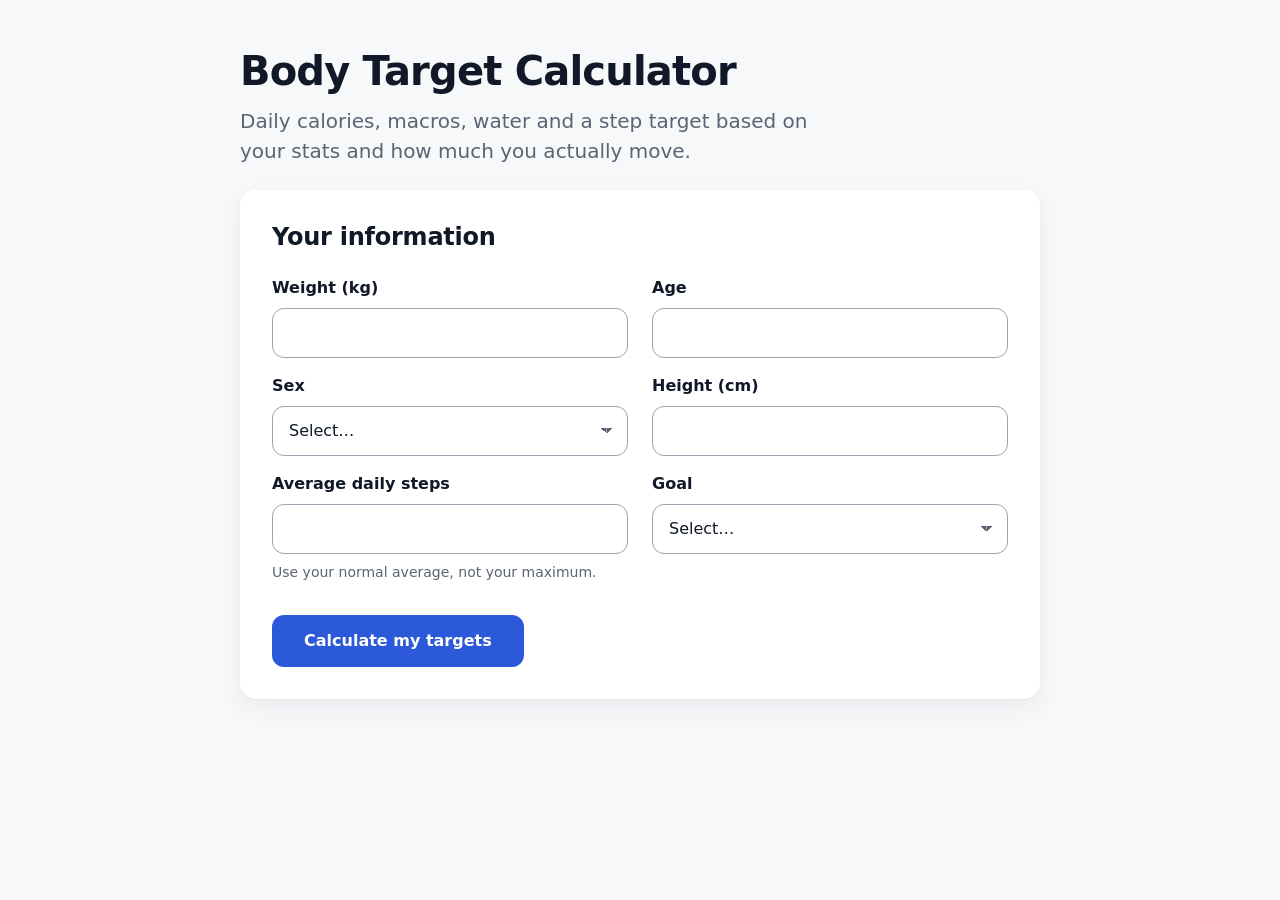
<file: Astra/index.html>
<!DOCTYPE html>
<html lang="en">
<head>
  <meta charset="utf-8">
  <meta name="viewport" content="width=device-width, initial-scale=1">
  <meta name="color-scheme" content="light dark">
  <meta name="description" content="Estimate your daily calories, macros, water and step target from your body stats and daily activity.">
  <title>Body Target Calculator</title>
  <link rel="stylesheet" href="style.css">
</head>
<body>
  <header class="page-header">
    <h1>Body Target Calculator</h1>
    <p class="lede">Daily calories, macros, water and a step target based on your stats and how much you actually move.</p>
  </header>

  <main class="page">
    <section class="card" aria-labelledby="form-title">
      <h2 id="form-title">Your information</h2>

      <form id="calc-form" novalidate>
        <div class="field-grid">
          <div class="field">
            <label for="weight">Weight (kg)</label>
            <input id="weight" name="weight" type="number" inputmode="decimal"
                   min="30" max="300" step="0.1" required
                   aria-describedby="weight-error">
            <p class="error" id="weight-error" aria-live="polite"></p>
          </div>

          <div class="field">
            <label for="age">Age</label>
            <input id="age" name="age" type="number" inputmode="numeric"
                   min="14" max="90" step="1" required
                   aria-describedby="age-error">
            <p class="error" id="age-error" aria-live="polite"></p>
          </div>

          <div class="field">
            <label for="sex">Sex</label>
            <select id="sex" name="sex" required aria-describedby="sex-error">
              <option value="" selected disabled>Select…</option>
              <option value="male">Male</option>
              <option value="female">Female</option>
            </select>
            <p class="error" id="sex-error" aria-live="polite"></p>
          </div>

          <div class="field">
            <label for="height">Height (cm)</label>
            <input id="height" name="height" type="number" inputmode="decimal"
                   min="120" max="230" step="0.5" required
                   aria-describedby="height-error">
            <p class="error" id="height-error" aria-live="polite"></p>
          </div>

          <div class="field">
            <label for="steps">Average daily steps</label>
            <input id="steps" name="steps" type="number" inputmode="numeric"
                   min="0" max="40000" step="1" required
                   aria-describedby="steps-help steps-error">
            <p class="help" id="steps-help">Use your normal average, not your maximum.</p>
            <p class="error" id="steps-error" aria-live="polite"></p>
          </div>

          <div class="field">
            <label for="goal">Goal</label>
            <select id="goal" name="goal" required aria-describedby="goal-error">
              <option value="" selected disabled>Select…</option>
              <option value="cut">Fat loss + muscle preservation</option>
              <option value="maintain">Maintain</option>
              <option value="gain">Lean muscle gain</option>
            </select>
            <p class="error" id="goal-error" aria-live="polite"></p>
          </div>
        </div>

        <button type="submit" class="btn btn-primary">Calculate my targets</button>
      </form>
    </section>

    <section id="results" class="results" aria-labelledby="results-title" tabindex="-1" hidden>
      <h2 id="results-title">Your daily targets</h2>

      <ul class="result-grid">
        <li class="card result-card">
          <h3 class="result-label">Calories</h3>
          <p class="result-value"><span id="out-calories">–</span> <span class="unit">kcal</span></p>
          <p class="help" id="out-calories-note"></p>
        </li>
        <li class="card result-card">
          <h3 class="result-label">Protein</h3>
          <p class="result-value"><span id="out-protein">–</span> <span class="unit">g</span></p>
          <p class="help" id="out-protein-note"></p>
        </li>
        <li class="card result-card">
          <h3 class="result-label">Carbs</h3>
          <p class="result-value"><span id="out-carbs">–</span> <span class="unit">g</span></p>
          <p class="help">Fills the remaining calories</p>
        </li>
        <li class="card result-card">
          <h3 class="result-label">Fat</h3>
          <p class="result-value"><span id="out-fat">–</span> <span class="unit">g</span></p>
          <p class="help">25% of calories</p>
        </li>
        <li class="card result-card">
          <h3 class="result-label">Water</h3>
          <p class="result-value"><span id="out-water">–</span> <span class="unit">L</span></p>
          <p class="help">Adjusted for your activity</p>
        </li>
        <li class="card result-card">
          <h3 class="result-label">Step target</h3>
          <p class="result-value"><span id="out-steps">–</span> <span class="unit">steps</span></p>
          <p class="help" id="out-steps-note"></p>
        </li>
      </ul>

      <p class="summary card" id="out-summary"></p>

      <p class="disclaimer">Estimates only, based on population averages. Adjust after 2–3 weeks based on how your weight actually trends.</p>

      <button type="button" id="recalc" class="btn btn-secondary">Recalculate</button>
    </section>
  </main>

  <script src="app.js"></script>
</body>
</html>
</file>
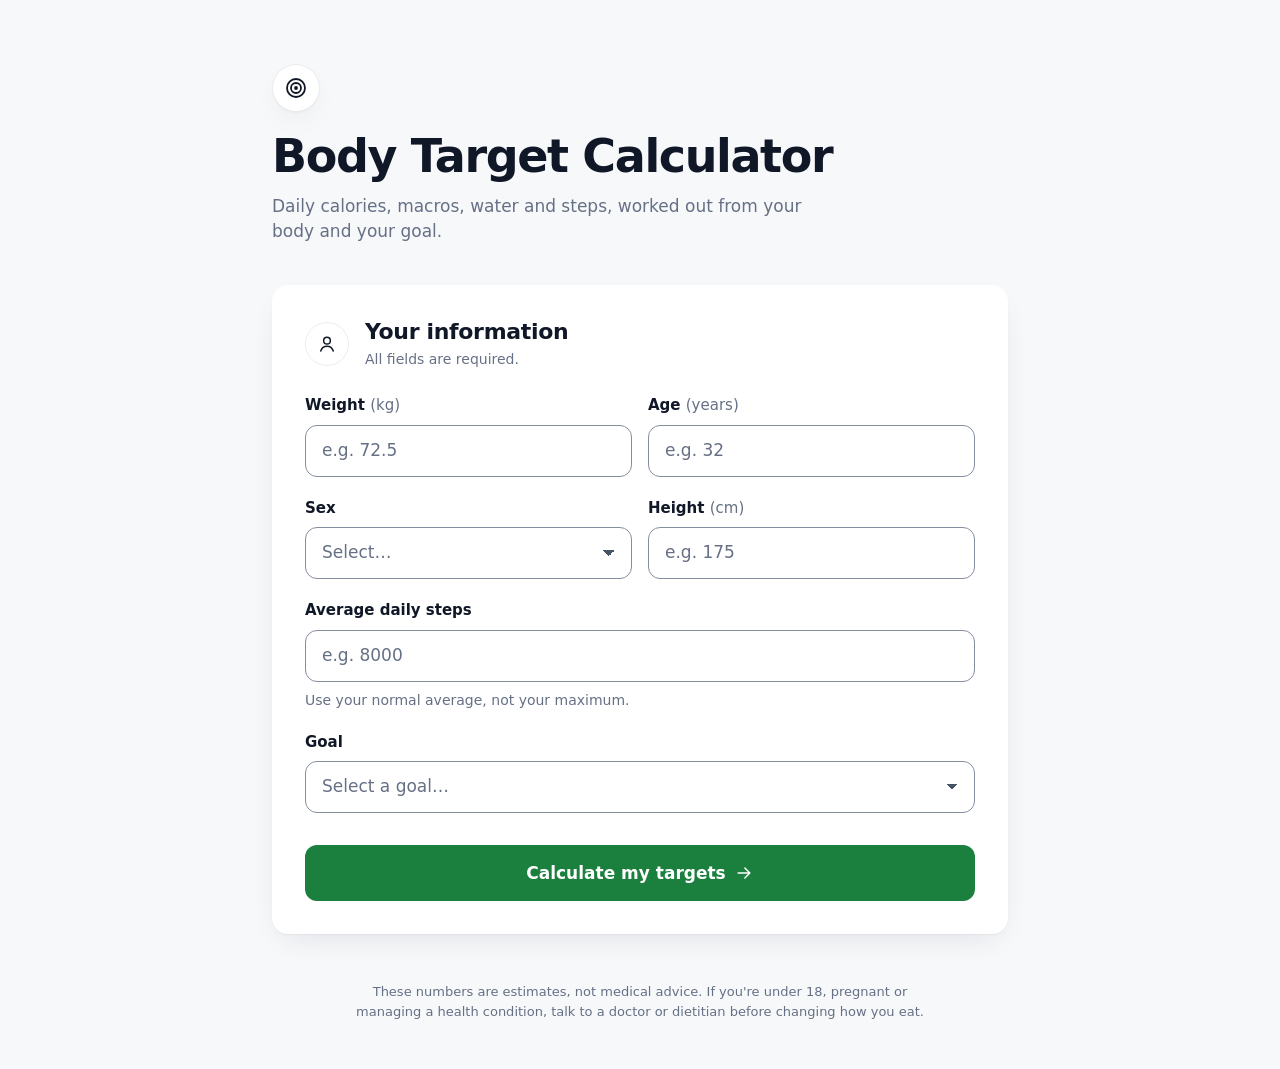
<file: claude/index.html>
<!DOCTYPE html>
<html lang="en">
<head>
  <meta charset="utf-8">
  <meta name="viewport" content="width=device-width, initial-scale=1">
  <meta name="description" content="Work out your daily calories, protein, carbs, fat, water and step target from your body and your goal.">
  <meta name="color-scheme" content="light dark">
  <meta name="theme-color" content="#f7f8fa" media="(prefers-color-scheme: light)">
  <meta name="theme-color" content="#0e1014" media="(prefers-color-scheme: dark)">
  <title>Body Target Calculator</title>
  <link rel="icon" href="data:image/svg+xml,%3Csvg xmlns='http://www.w3.org/2000/svg' viewBox='0 0 24 24' fill='none' stroke='%231b7f3e' stroke-width='2.5'%3E%3Ccircle cx='12' cy='12' r='9'/%3E%3Ccircle cx='12' cy='12' r='4'/%3E%3C/svg%3E">
  <link rel="stylesheet" href="style.css">
  <script src="app.js" defer></script>
</head>
<body>
  <!-- Icon sprite: each icon is drawn once here and reused with <use href="#…">. -->
  <svg class="sprite" aria-hidden="true">
    <symbol id="i-target" viewBox="0 0 24 24"><circle cx="12" cy="12" r="9"/><circle cx="12" cy="12" r="5"/><circle cx="12" cy="12" r="1"/></symbol>
    <symbol id="i-user" viewBox="0 0 24 24"><circle cx="12" cy="8" r="4"/><path d="M4.5 20.5c1.2-3.8 4.2-5.8 7.5-5.8s6.3 2 7.5 5.8"/></symbol>
    <symbol id="i-flag" viewBox="0 0 24 24"><path d="M5 21V4"/><path d="M5 4h12.5L15 8.5l2.5 4.5H5"/></symbol>
    <symbol id="i-arrow-right" viewBox="0 0 24 24"><path d="M5 12h14M13 6l6 6-6 6"/></symbol>
    <symbol id="i-flame" viewBox="0 0 24 24"><path d="M12 2.5c1.5 3.5 6.5 6.5 6.5 11.5a6.5 6.5 0 0 1-13 0c0-2.4 1.1-4.2 2.6-5.6.2 1.6.9 2.9 2.2 3.6C10.2 8.6 10.6 5.2 12 2.5Z"/></symbol>
    <symbol id="i-dumbbell" viewBox="0 0 24 24"><rect x="5" y="6.5" width="3" height="11" rx="1"/><rect x="16" y="6.5" width="3" height="11" rx="1"/><path d="M2.5 10v4M21.5 10v4M8 12h8"/></symbol>
    <symbol id="i-bread" viewBox="0 0 24 24"><path d="M6 20v-8.8A4 4 0 0 1 8 4h8a4 4 0 0 1 2 7.2V20a1 1 0 0 1-1 1H7a1 1 0 0 1-1-1Z"/></symbol>
    <symbol id="i-avocado" viewBox="0 0 24 24"><path d="M12 2.5c-2.6 0-4 2.8-4.6 5.4C6.6 11.1 5 12.9 5 15.8A6.2 6.2 0 0 0 11.2 22h1.6a6.2 6.2 0 0 0 6.2-6.2c0-2.9-1.6-4.7-2.4-7.9C16 5.3 14.6 2.5 12 2.5Z"/><circle cx="12" cy="15.5" r="2.6"/></symbol>
    <symbol id="i-droplet" viewBox="0 0 24 24"><path d="M12 3c-2.9 3.3-6.2 7.3-6.2 11.1a6.2 6.2 0 0 0 12.4 0C18.2 10.3 14.9 6.3 12 3Z"/></symbol>
    <symbol id="i-route" viewBox="0 0 24 24"><circle cx="6" cy="18.5" r="2.5"/><circle cx="18" cy="5.5" r="2.5"/><path d="M8.5 18.5h7a3.25 3.25 0 0 0 0-6.5h-7a3.25 3.25 0 0 1 0-6.5h7"/></symbol>
    <symbol id="i-trend-down" viewBox="0 0 24 24"><path d="M3 7l6.5 6.5 4-4L21 17"/><path d="M15 17h6v-6"/></symbol>
    <symbol id="i-trend-up" viewBox="0 0 24 24"><path d="M3 17l6.5-6.5 4 4L21 7"/><path d="M15 7h6v6"/></symbol>
    <symbol id="i-trend-flat" viewBox="0 0 24 24"><path d="M3 12h17"/><path d="M16 8l4 4-4 4"/></symbol>
    <symbol id="i-edit" viewBox="0 0 24 24"><path d="M16.8 3.2a2.2 2.2 0 0 1 3.1 3.1L8 18.2l-4.2 1.3 1.3-4.2Z"/><path d="M14.5 5.5l3.1 3.1"/><path d="M13 20.5h7.5"/></symbol>
  </svg>

  <header class="masthead">
    <span class="icon-badge icon-badge--lg" aria-hidden="true">
      <svg class="icon"><use href="#i-target"></use></svg>
    </span>
    <h1 class="masthead__title">Body Target Calculator</h1>
    <p class="masthead__lead">Daily calories, macros, water and steps, worked out from your body and your goal.</p>
  </header>

  <main class="page">
    <form class="card form" id="calculator" aria-labelledby="form-title">
      <div class="card__header">
        <span class="icon-badge" aria-hidden="true">
          <svg class="icon"><use href="#i-user"></use></svg>
        </span>
        <div>
          <h2 class="card__title" id="form-title" tabindex="-1">Your information</h2>
          <p class="card__subtitle">All fields are required.</p>
        </div>
      </div>

      <div class="form__grid">
        <div class="field">
          <label class="field__label" for="weight">Weight <span class="field__unit">(kg)</span></label>
          <input class="field__control" id="weight" name="weight" type="number" inputmode="decimal"
                 min="30" max="300" step="0.1" placeholder="e.g. 72.5" required
                 aria-describedby="weight-error">
          <p class="field__error" id="weight-error" aria-live="polite"></p>
        </div>

        <div class="field">
          <label class="field__label" for="age">Age <span class="field__unit">(years)</span></label>
          <input class="field__control" id="age" name="age" type="number" inputmode="numeric"
                 min="14" max="90" step="1" placeholder="e.g. 32" required
                 aria-describedby="age-error">
          <p class="field__error" id="age-error" aria-live="polite"></p>
        </div>

        <div class="field">
          <label class="field__label" for="sex">Sex</label>
          <select class="field__control" id="sex" name="sex" required aria-describedby="sex-error">
            <option value="" disabled selected>Select…</option>
            <option value="male">Male</option>
            <option value="female">Female</option>
          </select>
          <p class="field__error" id="sex-error" aria-live="polite"></p>
        </div>

        <div class="field">
          <label class="field__label" for="height">Height <span class="field__unit">(cm)</span></label>
          <input class="field__control" id="height" name="height" type="number" inputmode="decimal"
                 min="120" max="230" step="0.1" placeholder="e.g. 175" required
                 aria-describedby="height-error">
          <p class="field__error" id="height-error" aria-live="polite"></p>
        </div>

        <div class="field field--wide">
          <label class="field__label" for="steps">Average daily steps</label>
          <input class="field__control" id="steps" name="steps" type="number" inputmode="numeric"
                 min="0" max="40000" step="1" placeholder="e.g. 8000" required
                 aria-describedby="steps-help steps-error">
          <p class="field__help" id="steps-help">Use your normal average, not your maximum.</p>
          <p class="field__error" id="steps-error" aria-live="polite"></p>
        </div>

        <div class="field field--wide">
          <label class="field__label" for="goal">Goal</label>
          <select class="field__control" id="goal" name="goal" required aria-describedby="goal-error">
            <option value="" disabled selected>Select a goal…</option>
            <option value="fat-loss">Fat loss + muscle preservation</option>
            <option value="maintain">Maintain</option>
            <option value="lean-gain">Lean muscle gain</option>
          </select>
          <p class="field__error" id="goal-error" aria-live="polite"></p>
        </div>
      </div>

      <button class="button button--primary" type="submit">
        Calculate my targets
        <svg class="icon" aria-hidden="true"><use href="#i-arrow-right"></use></svg>
      </button>
    </form>

    <section class="results" id="results" aria-labelledby="results-title" hidden>
      <header class="results__header">
        <span class="icon-badge" aria-hidden="true">
          <svg class="icon"><use href="#i-flag"></use></svg>
        </span>
        <div>
          <h2 class="results__title" id="results-title" tabindex="-1">Your daily targets</h2>
          <p class="results__goal" data-out="goal"></p>
        </div>
      </header>

      <dl class="mini-stats">
        <div>
          <dt>BMR</dt>
          <dd><span data-out="bmr"></span> <span class="mini-stats__unit">kcal</span></dd>
        </div>
        <div>
          <dt>Activity factor</dt>
          <dd data-out="multiplier"></dd>
        </div>
        <div>
          <dt>Maintenance</dt>
          <dd><span data-out="tdee"></span> <span class="mini-stats__unit">kcal</span></dd>
        </div>
      </dl>

      <dl class="stat-grid">
        <div class="card stat">
          <dt class="stat__label"><svg class="icon" aria-hidden="true"><use href="#i-flame"></use></svg>Calories</dt>
          <dd class="stat__value"><span class="stat__number" data-out="calories"></span> <span class="stat__unit">kcal</span></dd>
          <dd class="stat__note" data-out="caloriesNote"></dd>
        </div>

        <div class="card stat">
          <dt class="stat__label"><svg class="icon" aria-hidden="true"><use href="#i-dumbbell"></use></svg>Protein</dt>
          <dd class="stat__value"><span class="stat__number" data-out="protein"></span> <span class="stat__unit">g</span></dd>
          <dd class="stat__note" data-out="proteinNote"></dd>
        </div>

        <div class="card stat">
          <dt class="stat__label"><svg class="icon" aria-hidden="true"><use href="#i-bread"></use></svg>Carbs</dt>
          <dd class="stat__value"><span class="stat__number" data-out="carbs"></span> <span class="stat__unit">g</span></dd>
          <dd class="stat__note" data-out="carbsNote"></dd>
        </div>

        <div class="card stat">
          <dt class="stat__label"><svg class="icon" aria-hidden="true"><use href="#i-avocado"></use></svg>Fat</dt>
          <dd class="stat__value"><span class="stat__number" data-out="fat"></span> <span class="stat__unit">g</span></dd>
          <dd class="stat__note" data-out="fatNote"></dd>
        </div>

        <div class="card stat">
          <dt class="stat__label"><svg class="icon" aria-hidden="true"><use href="#i-droplet"></use></svg>Water</dt>
          <dd class="stat__value"><span class="stat__number" data-out="water"></span> <span class="stat__unit">L</span></dd>
          <dd class="stat__note" data-out="waterNote"></dd>
        </div>

        <div class="card stat">
          <dt class="stat__label"><svg class="icon" aria-hidden="true"><use href="#i-route"></use></svg>Step target</dt>
          <dd class="stat__value"><span class="stat__number" data-out="steps"></span> <span class="stat__unit">steps</span></dd>
          <dd class="stat__note" data-out="stepsNote"></dd>
        </div>
      </dl>

      <p class="card summary">
        <span class="icon-badge icon-badge--muted" aria-hidden="true">
          <svg class="icon"><use id="trend-icon" href="#i-trend-down"></use></svg>
        </span>
        <span><strong data-out="summaryLead"></strong> <span class="summary__detail" data-out="summaryDetail"></span></span>
      </p>

      <div class="results__actions">
        <button class="button button--secondary" type="button" id="recalculate">
          <svg class="icon" aria-hidden="true"><use href="#i-edit"></use></svg>
          Recalculate
        </button>
      </div>
    </section>
  </main>

  <footer class="footnote">
    <p>These numbers are estimates, not medical advice. If you're under 18, pregnant or managing a health condition, talk to a doctor or dietitian before changing how you eat.</p>
  </footer>
</body>
</html>
</file>
<file: Astra/style.css>
/* ==========================================================================
   Design tokens
   ========================================================================== */

:root {
  color-scheme: light;

  /* Colors */
  --color-bg: #F7F8FA;
  --color-surface: #FFFFFF;
  --color-text: #111827;
  --color-text-muted: #5B6472;
  --color-border: #D5DAE1;
  --color-border-strong: #9AA3AF;
  --color-accent: #2B59D9;
  --color-accent-hover: #2149B8;
  --color-on-accent: #FFFFFF;
  --color-focus: #111827;
  --color-error: #B42318;
  --color-secondary-bg: #EEF0F3;
  --color-secondary-bg-hover: #E2E5EA;
  --shadow-card: 0 1px 2px rgba(16, 24, 40, 0.04), 0 8px 24px rgba(16, 24, 40, 0.06);

  /* Typography */
  --font-sans: system-ui, -apple-system, "Segoe UI", Roboto, "Helvetica Neue", Arial, "Noto Sans", sans-serif;
  --text-sm: 0.875rem;
  --text-base: 1rem;
  --text-lg: 1.25rem;
  --text-xl: 1.5rem;
  --text-2xl: clamp(1.875rem, 5vw, 2.5rem);
  --text-number: clamp(2rem, 7vw, 2.5rem);

  /* Spacing */
  --space-1: 0.25rem;
  --space-2: 0.5rem;
  --space-3: 0.75rem;
  --space-4: 1rem;
  --space-5: 1.5rem;
  --space-6: 2rem;
  --space-7: 3rem;

  /* Radii */
  --radius-sm: 10px;
  --radius-md: 12px;
  --radius-lg: 16px;

  /* Layout & motion */
  --page-width: 52rem;
  --focus-ring: 0 0 0 3px var(--color-surface), 0 0 0 5px var(--color-focus);
  --transition-reveal: opacity 400ms ease, transform 400ms ease;
}

@media (prefers-color-scheme: dark) {
  :root {
    color-scheme: dark;

    --color-bg: #0F1115;
    --color-surface: #1A1D23;
    --color-text: #F3F4F6;
    --color-text-muted: #A3AAB5;
    --color-border: #343944;
    --color-border-strong: #5A6170;
    --color-accent: #8AA8FF;
    --color-accent-hover: #A6BDFF;
    --color-on-accent: #0F1115;
    --color-focus: #F3F4F6;
    --color-error: #FF8A80;
    --color-secondary-bg: #262A32;
    --color-secondary-bg-hover: #30353F;
    --shadow-card: 0 1px 2px rgba(0, 0, 0, 0.4), 0 8px 24px rgba(0, 0, 0, 0.35);
  }
}

/* ==========================================================================
   Base
   ========================================================================== */

*,
*::before,
*::after {
  box-sizing: border-box;
}

html {
  -webkit-text-size-adjust: 100%;
  text-size-adjust: 100%;
}

body {
  margin: 0;
  min-height: 100vh;
  background: var(--color-bg);
  color: var(--color-text);
  font-family: var(--font-sans);
  font-size: var(--text-base);
  line-height: 1.5;
  -webkit-font-smoothing: antialiased;
}

h1,
h2,
h3,
p {
  margin: 0;
}

h1 {
  font-size: var(--text-2xl);
  font-weight: 800;
  line-height: 1.15;
  letter-spacing: -0.02em;
}

h2 {
  font-size: var(--text-xl);
  font-weight: 750;
  line-height: 1.25;
  letter-spacing: -0.01em;
}

[hidden] {
  display: none !important;
}

/* ==========================================================================
   Layout
   ========================================================================== */

.page-header,
.page {
  width: 100%;
  max-width: var(--page-width);
  margin-inline: auto;
  padding-inline: var(--space-4);
}

.page-header {
  padding-top: var(--space-7);
  padding-bottom: var(--space-5);
}

.lede {
  margin-top: var(--space-3);
  color: var(--color-text-muted);
  font-size: var(--text-lg);
  max-width: 38rem;
}

.page {
  padding-bottom: var(--space-7);
}

.card {
  background: var(--color-surface);
  border-radius: var(--radius-lg);
  box-shadow: var(--shadow-card);
  padding: var(--space-5);
}

/* ==========================================================================
   Form
   ========================================================================== */

#form-title {
  margin-bottom: var(--space-5);
}

.field-grid {
  display: grid;
  grid-template-columns: 1fr;
  gap: var(--space-4) var(--space-5);
  margin-bottom: var(--space-6);
}

.field {
  display: flex;
  flex-direction: column;
  gap: var(--space-2);
  min-width: 0;
}

label {
  font-weight: 650;
  font-size: var(--text-base);
}

input,
select {
  width: 100%;
  min-height: 3rem;
  padding: var(--space-3) var(--space-4);
  border: 1px solid var(--color-border-strong);
  border-radius: var(--radius-md);
  background-color: var(--color-surface);
  color: var(--color-text);
  font: inherit;
  transition: border-color 150ms ease, box-shadow 150ms ease;
}

select {
  appearance: none;
  -webkit-appearance: none;
  padding-right: var(--space-7);
  background-image:
    linear-gradient(45deg, transparent 50%, var(--color-text-muted) 50%),
    linear-gradient(135deg, var(--color-text-muted) 50%, transparent 50%);
  background-position:
    calc(100% - 1.25rem) 50%,
    calc(100% - 0.9rem) 50%;
  background-size: 0.35rem 0.35rem;
  background-repeat: no-repeat;
  cursor: pointer;
}

input:hover,
select:hover {
  border-color: var(--color-text-muted);
}

input:focus-visible,
select:focus-visible {
  outline: none;
  border-color: var(--color-focus);
  box-shadow: var(--focus-ring);
}

input[aria-invalid="true"],
select[aria-invalid="true"] {
  border-color: var(--color-error);
  border-width: 2px;
}

.help {
  color: var(--color-text-muted);
  font-size: var(--text-sm);
}

.error {
  color: var(--color-error);
  font-size: var(--text-sm);
  font-weight: 600;
}

.error:empty {
  display: none;
}

/* ==========================================================================
   Buttons
   ========================================================================== */

.btn {
  display: inline-flex;
  align-items: center;
  justify-content: center;
  width: 100%;
  min-height: 3.25rem;
  padding: var(--space-3) var(--space-6);
  border: 0;
  border-radius: var(--radius-md);
  font: inherit;
  font-weight: 700;
  font-size: var(--text-base);
  cursor: pointer;
  transition: background-color 150ms ease, transform 100ms ease;
}

.btn:active {
  transform: translateY(1px);
}

.btn:focus-visible {
  outline: none;
  box-shadow: var(--focus-ring);
}

.btn-primary {
  background: var(--color-accent);
  color: var(--color-on-accent);
}

.btn-primary:hover {
  background: var(--color-accent-hover);
}

.btn-secondary {
  background: var(--color-secondary-bg);
  color: var(--color-text);
}

.btn-secondary:hover {
  background: var(--color-secondary-bg-hover);
}

/* ==========================================================================
   Results
   ========================================================================== */

.results {
  margin-top: var(--space-6);
  opacity: 0;
  transform: translateY(16px);
  transition: var(--transition-reveal);
  outline: none;
}

.results.is-visible {
  opacity: 1;
  transform: none;
}

#results-title {
  margin-bottom: var(--space-4);
}

.result-grid {
  list-style: none;
  margin: 0;
  padding: 0;
  display: grid;
  grid-template-columns: 1fr;
  gap: var(--space-4);
}

.result-card {
  display: flex;
  flex-direction: column;
  gap: var(--space-1);
}

.result-label {
  font-size: var(--text-sm);
  font-weight: 700;
  text-transform: uppercase;
  letter-spacing: 0.06em;
  color: var(--color-text-muted);
}

.result-value {
  font-size: var(--text-number);
  font-weight: 800;
  line-height: 1.1;
  letter-spacing: -0.02em;
  color: var(--color-accent);
  font-variant-numeric: tabular-nums;
}

.result-value .unit {
  font-size: var(--text-base);
  font-weight: 600;
  letter-spacing: 0;
  color: var(--color-text-muted);
}

.summary {
  margin-top: var(--space-4);
  font-size: var(--text-lg);
  font-weight: 600;
}

.disclaimer {
  margin-top: var(--space-4);
  color: var(--color-text-muted);
  font-size: var(--text-sm);
}

#recalc {
  margin-top: var(--space-5);
}

/* ==========================================================================
   Breakpoints (mobile-first)
   ========================================================================== */

@media (min-width: 640px) {
  .card {
    padding: var(--space-6);
  }

  .field-grid {
    grid-template-columns: repeat(2, minmax(0, 1fr));
  }

  .result-grid {
    grid-template-columns: repeat(2, minmax(0, 1fr));
  }

  .btn {
    width: auto;
  }
}

@media (min-width: 860px) {
  .result-grid {
    grid-template-columns: repeat(3, minmax(0, 1fr));
  }
}

/* ==========================================================================
   Motion preferences
   ========================================================================== */

@media (prefers-reduced-motion: reduce) {
  *,
  *::before,
  *::after {
    transition-duration: 0.01ms !important;
    animation-duration: 0.01ms !important;
    scroll-behavior: auto !important;
  }

  .results {
    transform: none;
  }
}
</file>
<file: claude/style.css>
/* ==========================================================================
   Body Target Calculator
   Plain CSS. Colors, spacing and radii are custom properties on :root;
   dark mode only redefines those properties.
   ========================================================================== */

/* ---------- Design tokens ---------- */

:root {
  color-scheme: light dark;

  /* Colors (light) */
  --color-bg: #f7f8fa;
  --color-surface: #ffffff;
  --color-surface-muted: #f2f4f7;
  --color-field: #ffffff;
  --color-border: #eaecf0;
  --color-border-strong: #858e9e;
  --color-text: #101828;
  --color-text-secondary: #475467;
  --color-text-muted: #667085;
  --color-accent: #1b7f3e;
  --color-accent-hover: #15692f;
  --color-on-accent: #ffffff;
  --color-danger: #b42318;
  --color-focus: #101828;
  --color-card-border: transparent;
  --shadow-card: 0 1px 2px rgb(16 24 40 / 0.04), 0 12px 32px -12px rgb(16 24 40 / 0.12);

  /* Spacing */
  --space-1: 0.25rem;
  --space-2: 0.5rem;
  --space-3: 0.75rem;
  --space-4: 1rem;
  --space-5: 1.25rem;
  --space-6: 1.5rem;
  --space-8: 2rem;
  --space-10: 2.5rem;
  --space-12: 3rem;
  --space-16: 4rem;

  /* Radii */
  --radius-md: 12px;
  --radius-lg: 16px;
  --radius-full: 999px;

  /* Typography */
  --font-sans: system-ui, -apple-system, BlinkMacSystemFont, "Segoe UI", Roboto,
    "Helvetica Neue", Arial, "Noto Sans", sans-serif, "Apple Color Emoji", "Segoe UI Emoji";
  --text-xs: 0.8125rem;
  --text-sm: 0.875rem;
  --text-md: 0.9375rem;
  --text-base: 1rem;
  --text-lg: 1.0625rem;
  --text-xl: 1.375rem;
  --text-2xl: 1.625rem;
  --text-display: clamp(2rem, 1.4rem + 2.6vw, 2.875rem);
  --text-stat: clamp(1.5rem, 1.1rem + 1.8vw, 2.25rem);

  /* Sizes, layout and motion */
  --container: 46rem;
  --gutter: var(--space-4);
  --control-height: 3.25rem;
  --button-height: 3.5rem;
  --badge-size: 2.75rem;
  --ease-out: cubic-bezier(0.22, 1, 0.36, 1);
  --reveal-duration: 480ms;
}

@media (prefers-color-scheme: dark) {
  :root {
    --color-bg: #0e1014;
    --color-surface: #171a20;
    --color-surface-muted: #20242b;
    --color-field: #12151a;
    --color-border: #262b33;
    --color-border-strong: #6b7383;
    --color-text: #f2f4f7;
    --color-text-secondary: #cdd2da;
    --color-text-muted: #98a2b3;
    --color-accent: #5bd68b;
    --color-accent-hover: #7ee2a4;
    --color-on-accent: #052e16;
    --color-danger: #f97066;
    --color-focus: #f2f4f7;
    --color-card-border: #232830;
    --shadow-card: 0 1px 2px rgb(0 0 0 / 0.4), 0 12px 32px -12px rgb(0 0 0 / 0.6);
  }
}

/* ---------- Base ---------- */

*,
*::before,
*::after {
  box-sizing: border-box;
}

[hidden] {
  display: none !important;
}

html {
  -webkit-text-size-adjust: 100%;
  text-size-adjust: 100%;
}

@media (prefers-reduced-motion: no-preference) {
  html {
    scroll-behavior: smooth;
  }
}

body {
  margin: 0;
  min-height: 100vh;
  background-color: var(--color-bg);
  color: var(--color-text);
  font-family: var(--font-sans);
  font-size: var(--text-base);
  line-height: 1.5;
  -webkit-font-smoothing: antialiased;
  -moz-osx-font-smoothing: grayscale;
}

h1,
h2,
p,
dl,
dd {
  margin: 0;
}

button,
input,
select {
  font: inherit;
  color: inherit;
}

/* Headings that only receive focus from script don't need a ring. */
[tabindex="-1"]:focus {
  outline: none;
}

.sprite {
  position: absolute;
  width: 0;
  height: 0;
  overflow: hidden;
}

.icon {
  flex: none;
  width: 1.25rem;
  height: 1.25rem;
  fill: none;
  stroke: currentColor;
  stroke-width: 1.8;
  stroke-linecap: round;
  stroke-linejoin: round;
}

/* ---------- Layout ---------- */

.masthead,
.page,
.footnote {
  width: 100%;
  max-width: calc(var(--container) + 2 * var(--gutter));
  margin-inline: auto;
  padding-inline: var(--gutter);
}

.masthead {
  padding-block: var(--space-10) var(--space-8);
}

.masthead__title {
  margin-top: var(--space-5);
  font-size: var(--text-display);
  font-weight: 800;
  line-height: 1.08;
  letter-spacing: -0.03em;
  text-wrap: balance;
}

.masthead__lead {
  max-width: 34rem;
  margin-top: var(--space-3);
  font-size: var(--text-lg);
  color: var(--color-text-muted);
  text-wrap: pretty;
}

.page {
  display: grid;
  gap: var(--space-12);
}

.footnote {
  padding-block: var(--space-12);
}

.footnote p {
  max-width: 36rem;
  margin-inline: auto;
  font-size: var(--text-xs);
  color: var(--color-text-muted);
  text-align: center;
  text-wrap: pretty;
}

/* ---------- Cards and icon badges ---------- */

.card {
  background-color: var(--color-surface);
  border: 1px solid var(--color-card-border);
  border-radius: var(--radius-lg);
  box-shadow: var(--shadow-card);
}

.card__header {
  display: flex;
  align-items: center;
  gap: var(--space-4);
}

.card__title {
  font-size: var(--text-xl);
  font-weight: 700;
  line-height: 1.25;
  letter-spacing: -0.015em;
}

.card__subtitle {
  margin-top: var(--space-1);
  font-size: var(--text-sm);
  color: var(--color-text-muted);
}

.icon-badge {
  display: grid;
  flex: none;
  place-items: center;
  width: var(--badge-size);
  height: var(--badge-size);
  border: 1px solid var(--color-border);
  border-radius: var(--radius-full);
  background-color: var(--color-surface);
  color: var(--color-text);
}

.icon-badge--lg {
  --badge-size: 3rem;
  box-shadow: var(--shadow-card);
}

.icon-badge--lg .icon {
  width: 1.5rem;
  height: 1.5rem;
}

.icon-badge--muted {
  border-color: transparent;
  background-color: var(--color-surface-muted);
}

/* ---------- Form ---------- */

.form {
  padding: var(--space-6);
  scroll-margin-top: var(--space-4);
}

.form__grid {
  display: grid;
  gap: var(--space-5);
  margin-block: var(--space-6) var(--space-8);
}

.field {
  display: grid;
  align-content: start;
  gap: var(--space-2);
}

.field__label {
  font-size: var(--text-md);
  font-weight: 600;
}

.field__unit {
  font-weight: 500;
  color: var(--color-text-muted);
}

.field__control {
  width: 100%;
  min-height: var(--control-height);
  padding: var(--space-3) var(--space-4);
  border: 1px solid var(--color-border-strong);
  border-radius: var(--radius-md);
  background-color: var(--color-field);
  font-size: var(--text-lg);
  line-height: 1.4;
  appearance: none;
  transition: border-color 150ms ease, box-shadow 150ms ease;
}

.field__control::placeholder {
  color: var(--color-text-muted);
  opacity: 1;
}

.field__control:hover {
  border-color: var(--color-text-secondary);
}

.field__control:focus-visible {
  border-color: var(--color-text);
  outline: 3px solid var(--color-focus);
  outline-offset: 2px;
}

.field__control[aria-invalid="true"] {
  border-color: var(--color-danger);
  box-shadow: inset 0 0 0 1px var(--color-danger);
}

/* Number fields: hide the spinners (arrow keys still work). */
.field__control[type="number"] {
  -moz-appearance: textfield;
  appearance: textfield;
}

.field__control::-webkit-inner-spin-button,
.field__control::-webkit-outer-spin-button {
  margin: 0;
  -webkit-appearance: none;
}

/* Selects: a caret drawn with gradients so it follows the theme colors. */
select.field__control {
  padding-right: var(--space-10);
  background-image:
    linear-gradient(45deg, transparent 50%, var(--color-text-secondary) 50%),
    linear-gradient(135deg, var(--color-text-secondary) 50%, transparent 50%);
  background-position:
    calc(100% - 1.375rem) 50%,
    calc(100% - 1rem) 50%;
  background-size: 0.375rem 0.375rem;
  background-repeat: no-repeat;
  cursor: pointer;
}

/* Placeholder option still selected: show it muted, like input placeholders. */
select.field__control:invalid {
  color: var(--color-text-muted);
}

select.field__control option {
  color: var(--color-text);
}

.field__help {
  font-size: var(--text-sm);
  color: var(--color-text-muted);
}

.field__error {
  font-size: var(--text-sm);
  font-weight: 500;
  color: var(--color-danger);
}

.field__error:empty {
  display: none;
}

/* ---------- Buttons ---------- */

.button {
  display: inline-flex;
  align-items: center;
  justify-content: center;
  gap: var(--space-2);
  min-height: var(--button-height);
  padding: var(--space-3) var(--space-6);
  border: 1px solid transparent;
  border-radius: var(--radius-md);
  font-size: var(--text-lg);
  font-weight: 600;
  line-height: 1.2;
  cursor: pointer;
  -webkit-tap-highlight-color: transparent;
  transition: background-color 150ms ease, border-color 150ms ease, transform 150ms ease;
}

.button:focus-visible {
  outline: 3px solid var(--color-focus);
  outline-offset: 3px;
}

.button:active {
  transform: translateY(1px);
}

.button--primary {
  width: 100%;
  background-color: var(--color-accent);
  color: var(--color-on-accent);
}

.button--primary:hover {
  background-color: var(--color-accent-hover);
}

.button--primary .icon {
  transition: transform 150ms ease;
}

.button--primary:hover .icon {
  transform: translateX(3px);
}

.button--secondary {
  width: 100%;
  border-color: var(--color-border-strong);
  background-color: var(--color-surface);
  color: var(--color-text);
}

.button--secondary:hover {
  background-color: var(--color-surface-muted);
}

/* ---------- Results ---------- */

/* The section fades in while its children slide up, so the section itself
   is never transformed and scrollIntoView() lands exactly on it. */
.results {
  display: grid;
  gap: var(--space-6);
  scroll-margin-top: var(--space-4);
  opacity: 0;
  transition: opacity var(--reveal-duration) var(--ease-out);
}

.results > * {
  transform: translateY(var(--space-4));
  transition: transform var(--reveal-duration) var(--ease-out);
}

.results.is-visible {
  opacity: 1;
}

.results.is-visible > * {
  transform: none;
}

.results__header {
  display: flex;
  align-items: center;
  gap: var(--space-4);
}

.results__title {
  font-size: var(--text-2xl);
  font-weight: 800;
  line-height: 1.2;
  letter-spacing: -0.02em;
}

.results__goal {
  margin-top: var(--space-1);
  color: var(--color-text-muted);
}

/* BMR, activity factor, maintenance: small label over a bold number. */
.mini-stats {
  display: flex;
  flex-wrap: wrap;
  gap: var(--space-3) var(--space-8);
}

.mini-stats dt {
  font-size: var(--text-sm);
  color: var(--color-text-muted);
}

.mini-stats dd {
  font-size: var(--text-lg);
  font-weight: 700;
  font-variant-numeric: tabular-nums;
}

.mini-stats__unit {
  font-size: var(--text-sm);
  font-weight: 500;
  color: var(--color-text-muted);
}

.stat-grid {
  display: grid;
  grid-template-columns: repeat(2, minmax(0, 1fr));
  gap: var(--space-3);
}

.stat {
  display: flex;
  flex-direction: column;
  gap: var(--space-2);
  padding: var(--space-4);
}

.stat__label {
  display: flex;
  align-items: center;
  gap: var(--space-2);
  font-size: var(--text-md);
  font-weight: 600;
  color: var(--color-text-secondary);
}

.stat__value {
  display: flex;
  flex-wrap: wrap;
  align-items: baseline;
  column-gap: var(--space-1);
}

.stat__number {
  font-size: var(--text-stat);
  font-weight: 800;
  line-height: 1.1;
  letter-spacing: -0.03em;
  color: var(--color-accent);
  font-variant-numeric: tabular-nums;
}

.stat__unit {
  font-size: var(--text-md);
  font-weight: 600;
  color: var(--color-text-muted);
}

/* margin-top: auto pins notes to the bottom so they line up across a row. */
.stat__note {
  margin-top: auto;
  font-size: var(--text-xs);
  line-height: 1.4;
  color: var(--color-text-muted);
}

.summary {
  display: flex;
  align-items: center;
  gap: var(--space-4);
  padding: var(--space-4) var(--space-5);
}

.summary__detail {
  color: var(--color-text-secondary);
}

.results__actions {
  display: flex;
  justify-content: center;
}

/* ---------- Wider screens ---------- */

@media (min-width: 640px) {
  :root {
    --gutter: var(--space-6);
  }

  .masthead {
    padding-block: var(--space-16) var(--space-10);
  }

  .form {
    padding: var(--space-8);
  }

  .form__grid {
    grid-template-columns: repeat(2, minmax(0, 1fr));
    column-gap: var(--space-4);
  }

  .field--wide {
    grid-column: 1 / -1;
  }

  .stat-grid {
    grid-template-columns: repeat(3, minmax(0, 1fr));
    gap: var(--space-4);
  }

  .stat {
    padding: var(--space-5);
  }

  .button--secondary {
    width: auto;
    min-width: 15rem;
  }
}

/* ---------- Reduced motion ---------- */

@media (prefers-reduced-motion: reduce) {
  .results,
  .results > *,
  .button,
  .button--primary .icon,
  .field__control {
    transition: none;
  }

  .results > *,
  .button--primary:hover .icon {
    transform: none;
  }
}
</file>
